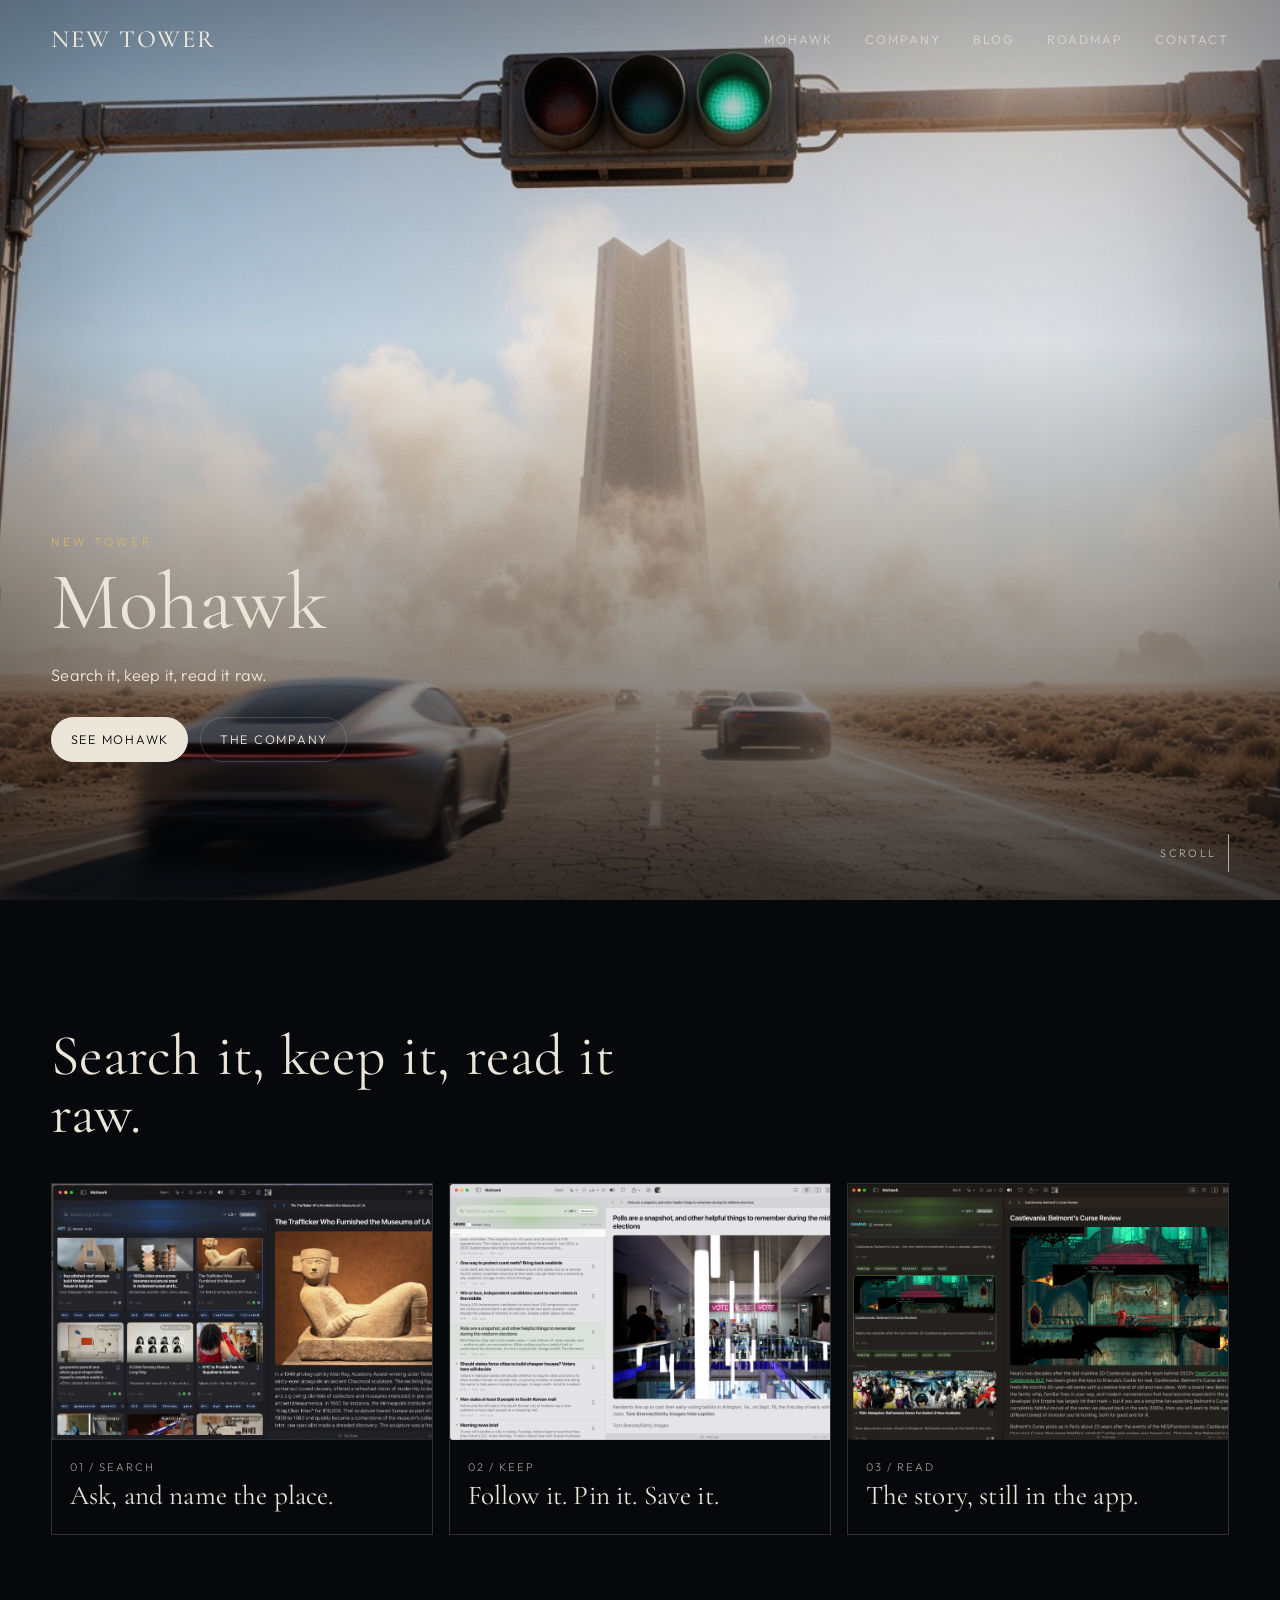
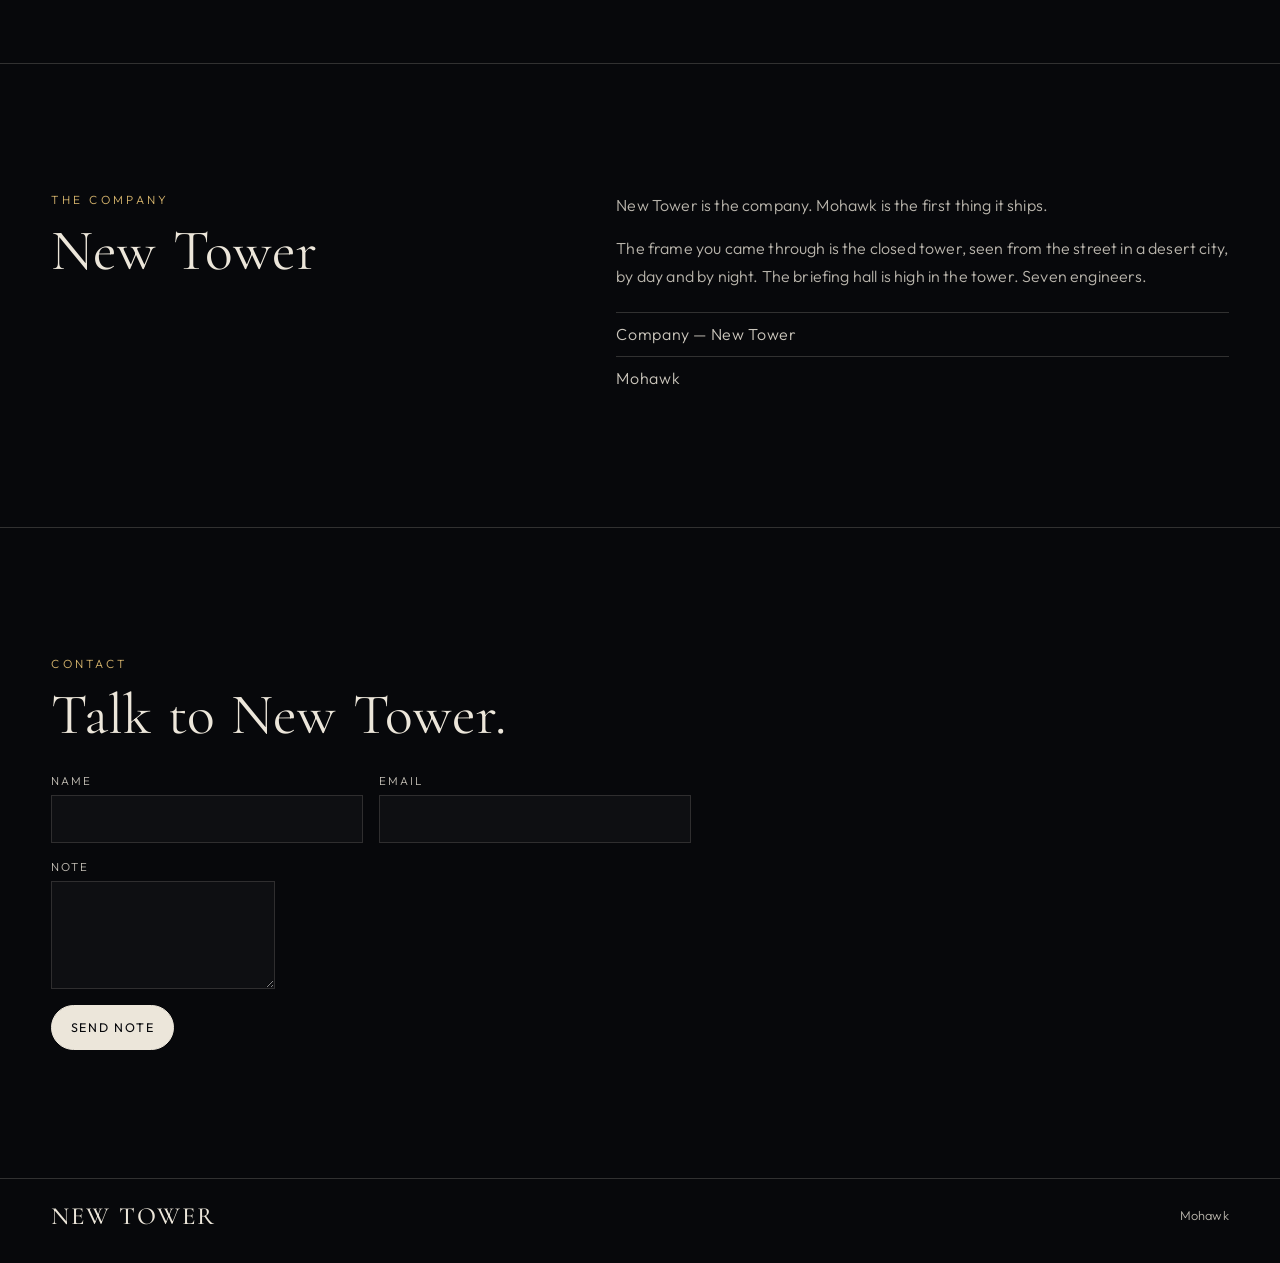
<file: index.html>
<!DOCTYPE html>
<html lang="en">
  <head>
    <meta charset="UTF-8" />
    <meta name="viewport" content="width=device-width, initial-scale=1.0" />
    <title>New Tower — Mohawk</title>
    <meta
      name="description"
      content="Search it, keep it, read it raw. Mohawk is a news reader from New Tower."
    />
    <link rel="preconnect" href="https://fonts.googleapis.com" />
    <link rel="preconnect" href="https://fonts.gstatic.com" crossorigin />
    <link
      href="https://fonts.googleapis.com/css2?family=Cormorant+Garamond:ital,wght@0,400;0,500;0,600;1,400&family=Outfit:wght@300;400;500;600&display=swap"
      rel="stylesheet"
    />
    <link rel="stylesheet" href="css/hero.css?v=home-copy2" />
  </head>
  <body>
    <section class="hero hero-home" aria-label="Introduction">
      <div class="hero-media" aria-hidden="true">
        <canvas id="hero-canvas"></canvas>
        <div class="hero-wash"></div>
        <div class="hero-grain"></div>
        <div class="hero-vignette"></div>
      </div>

      <header class="nav">
        <a class="logo" href="#">New Tower</a>
        <nav>
          <a href="mohawk.html">Mohawk</a>
          <a href="company.html">Company</a>
          <a href="blog.html">Blog</a>
          <a href="roadmap.html">Roadmap</a>
          <a href="#contact">Contact</a>
        </nav>
      </header>

      <div class="hero-copy">
        <p class="eyebrow">New Tower</p>
        <h1>Mohawk</h1>
        <p class="lede">
          Search it, keep it, read it raw.
        </p>
        <div class="actions">
          <a class="btn primary" href="mohawk.html">See Mohawk</a>
          <a class="btn ghost" href="company.html">The company</a>
        </div>
      </div>

      <div class="hero-meta">
        <a class="scroll" href="#mohawk">
          <span>Scroll</span>
          <i></i>
        </a>
      </div>
    </section>

    <main>
      <section class="section" id="mohawk">
        <div class="section-head">
          <h2>Search it, keep it, read it raw.</h2>
        </div>
        <div class="work-grid">
          <article class="card">
            <div class="still">
              <img
                src="img/app/art.jpg"
                alt="Mohawk search on the Art desk, region set, stories open beside the piece."
              />
            </div>
            <div class="card-copy">
              <p>01 / Search</p>
              <h3>Ask, and name the place.</h3>
            </div>
          </article>
          <article class="card">
            <div class="still">
              <img
                src="img/app/news.png"
                alt="Mohawk News desk, a saved list of stories, and Follow on the open article."
              />
            </div>
            <div class="card-copy">
              <p>02 / Keep</p>
              <h3>Follow it. Pin it. Save it.</h3>
            </div>
          </article>
          <article class="card">
            <div class="still">
              <img
                src="img/app/gaming.png"
                alt="Mohawk reader open on a story, the piece still in the app."
              />
            </div>
            <div class="card-copy">
              <p>03 / Read</p>
              <h3>The story, still in the app.</h3>
            </div>
          </article>
        </div>
      </section>

      <section class="section studio" id="company">
        <div class="studio-grid">
          <div>
            <p class="kicker">The company</p>
            <h2>New Tower</h2>
          </div>
          <div class="studio-copy">
            <p>
              New Tower is the company. Mohawk is the first thing it ships.
            </p>
            <p>
              The frame you came through is the closed tower, seen from the
              street in a desert city, by day and by night. The briefing hall
              is high in the tower. Seven engineers.
            </p>
            <ul>
              <li><a href="company.html">Company — New Tower</a></li>
              <li><a href="mohawk.html">Mohawk</a></li>
            </ul>
          </div>
        </div>
      </section>

      <section class="section" id="contact">
        <div class="contact-panel">
          <p class="kicker">Contact</p>
          <h2>Talk to New Tower.</h2>
          <form class="contact-form" action="#" method="post">
            <label>
              Name
              <input type="text" name="name" autocomplete="name" required />
            </label>
            <label>
              Email
              <input type="email" name="email" autocomplete="email" required />
            </label>
            <label class="full">
              Note
              <textarea name="project" rows="4" required></textarea>
            </label>
            <button class="btn primary" type="submit">Send note</button>
          </form>
          <p class="form-status" hidden></p>
        </div>
      </section>
    </main>

    <footer class="footer">
      <a class="logo" href="#">New Tower</a>
      <p>Mohawk</p>
    </footer>

    <script src="js/hero.js?v=rotate"></script>
  </body>
</html>
</file>
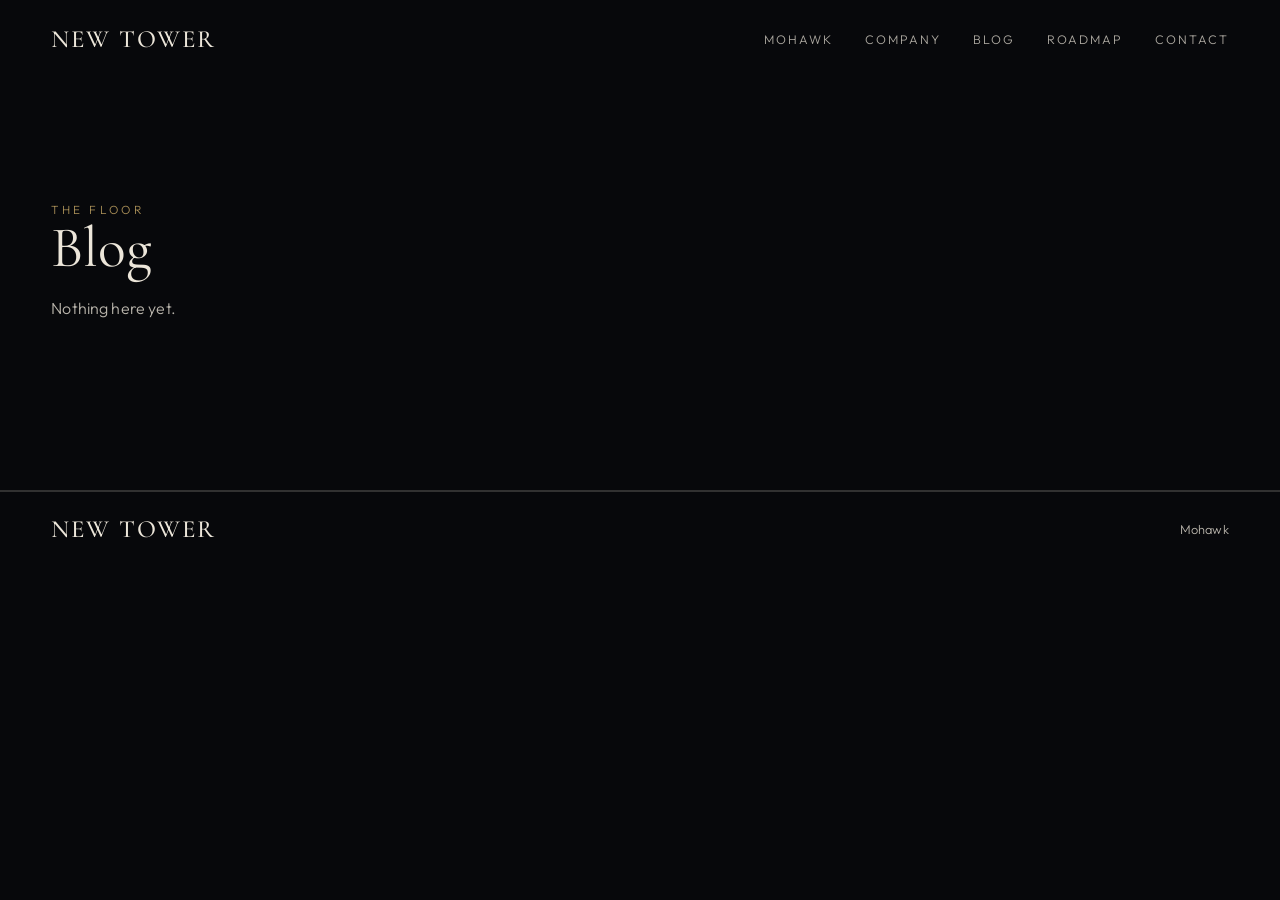
<file: blog.html>
<!DOCTYPE html>
<html lang="en">
  <head>
    <meta charset="UTF-8" />
    <meta name="viewport" content="width=device-width, initial-scale=1.0" />
    <title>New Tower — Blog</title>
    <meta
      name="description"
      content="Photographs from the floor. The rest can wait."
    />
    <link rel="preconnect" href="https://fonts.googleapis.com" />
    <link rel="preconnect" href="https://fonts.gstatic.com" crossorigin />
    <link
      href="https://fonts.googleapis.com/css2?family=Cormorant+Garamond:ital,wght@0,400;0,500;0,600;1,400&family=Outfit:wght@300;400;500;600&display=swap"
      rel="stylesheet"
    />
    <link rel="stylesheet" href="css/hero.css?v=blog" />
  </head>
  <body>
    <header class="nav page-nav">
      <a class="logo" href="index.html">New Tower</a>
      <nav>
        <a href="mohawk.html">Mohawk</a>
        <a href="company.html">Company</a>
        <a href="blog.html" aria-current="page">Blog</a>
        <a href="roadmap.html">Roadmap</a>
        <a href="index.html#contact">Contact</a>
      </nav>
    </header>

    <main>
      <section class="section floor" id="floor">
        <div class="section-head">
          <p class="kicker">The floor</p>
          <h2>Blog</h2>
          <p>Nothing here yet.</p>
        </div>
        <div class="floor-list"></div>
      </section>
    </main>

    <footer class="footer">
      <a class="logo" href="index.html">New Tower</a>
      <p>Mohawk</p>
    </footer>
  </body>
</html>
</file>
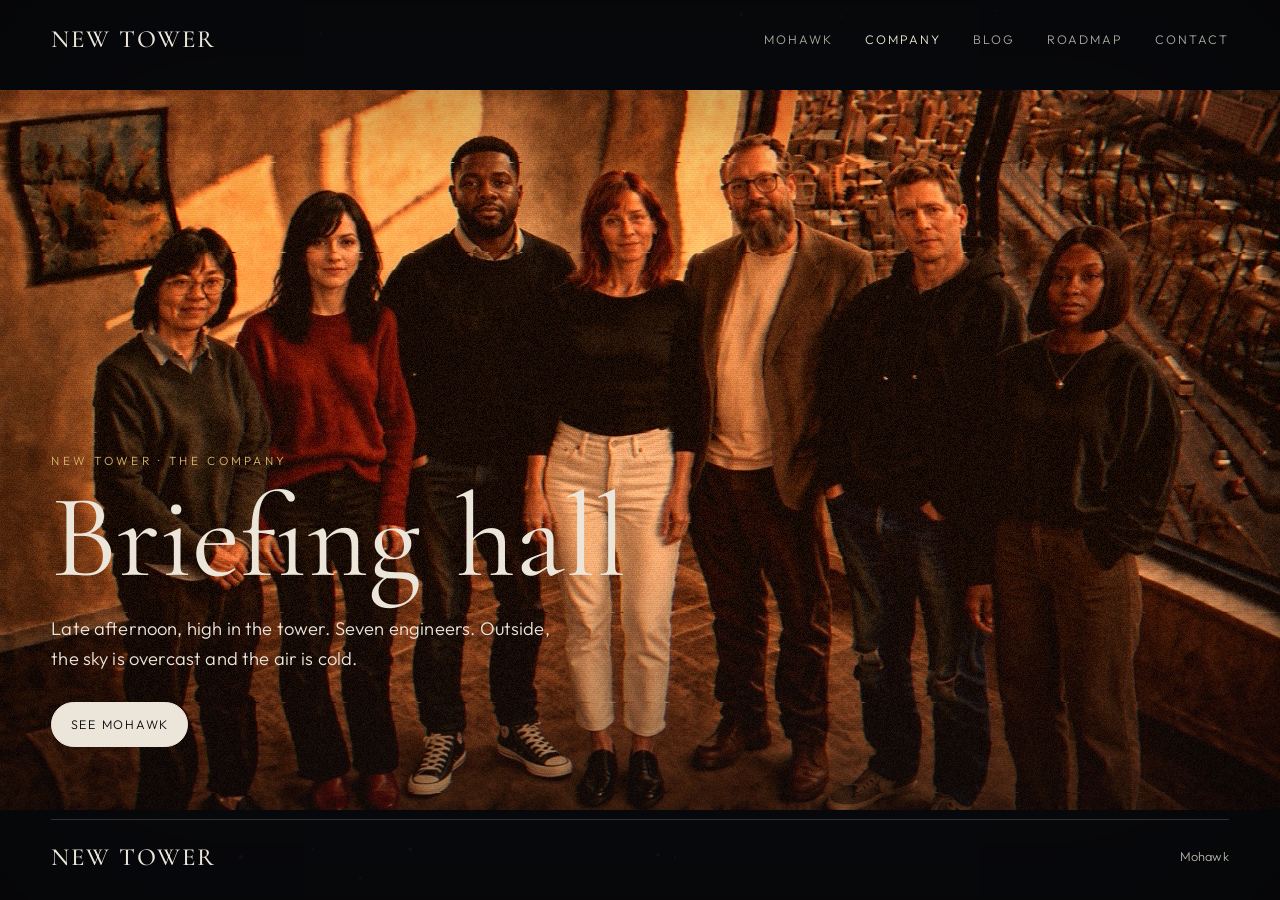
<file: company.html>
<!DOCTYPE html>
<html lang="en">
  <head>
    <meta charset="UTF-8" />
    <meta name="viewport" content="width=device-width, initial-scale=1.0" />
    <title>New Tower — Company</title>
    <meta
      name="description"
      content="New Tower was started in Bellevue, Washington, in 2026. Dark software for dark times."
    />
    <link rel="preconnect" href="https://fonts.googleapis.com" />
    <link rel="preconnect" href="https://fonts.gstatic.com" crossorigin />
    <link
      href="https://fonts.googleapis.com/css2?family=Cormorant+Garamond:ital,wght@0,400;0,500;0,600;1,400&family=Outfit:wght@300;400;500;600&display=swap"
      rel="stylesheet"
    />
    <link rel="stylesheet" href="css/hero.css?v=fit" />
  </head>
  <body>
    <section class="hero hero-company" aria-label="Company">
      <div class="hero-media" aria-hidden="true">
        <canvas id="hero-canvas"></canvas>
        <div class="hero-wash"></div>
        <div class="hero-grain"></div>
        <div class="hero-vignette"></div>
      </div>

      <header class="nav">
        <a class="logo" href="index.html">New Tower</a>
        <nav>
          <a href="mohawk.html">Mohawk</a>
          <a href="company.html" aria-current="page">Company</a>
          <a href="blog.html">Blog</a>
          <a href="roadmap.html">Roadmap</a>
          <a href="index.html#contact">Contact</a>
        </nav>
      </header>

      <div class="hero-copy">
        <p class="eyebrow">New Tower · The company</p>
        <h1>Briefing hall</h1>
        <p class="lede">
          Late afternoon, high in the tower. Seven engineers.
          Outside, the sky is overcast and the air is cold.
        </p>
        <div class="actions">
          <a class="btn primary" href="mohawk.html">See Mohawk</a>
        </div>
      </div>

      <footer class="footer">
        <a class="logo" href="index.html">New Tower</a>
        <p>Mohawk</p>
      </footer>
    </section>

    <script src="js/company.js?v=soft"></script>
  </body>
</html>
</file>
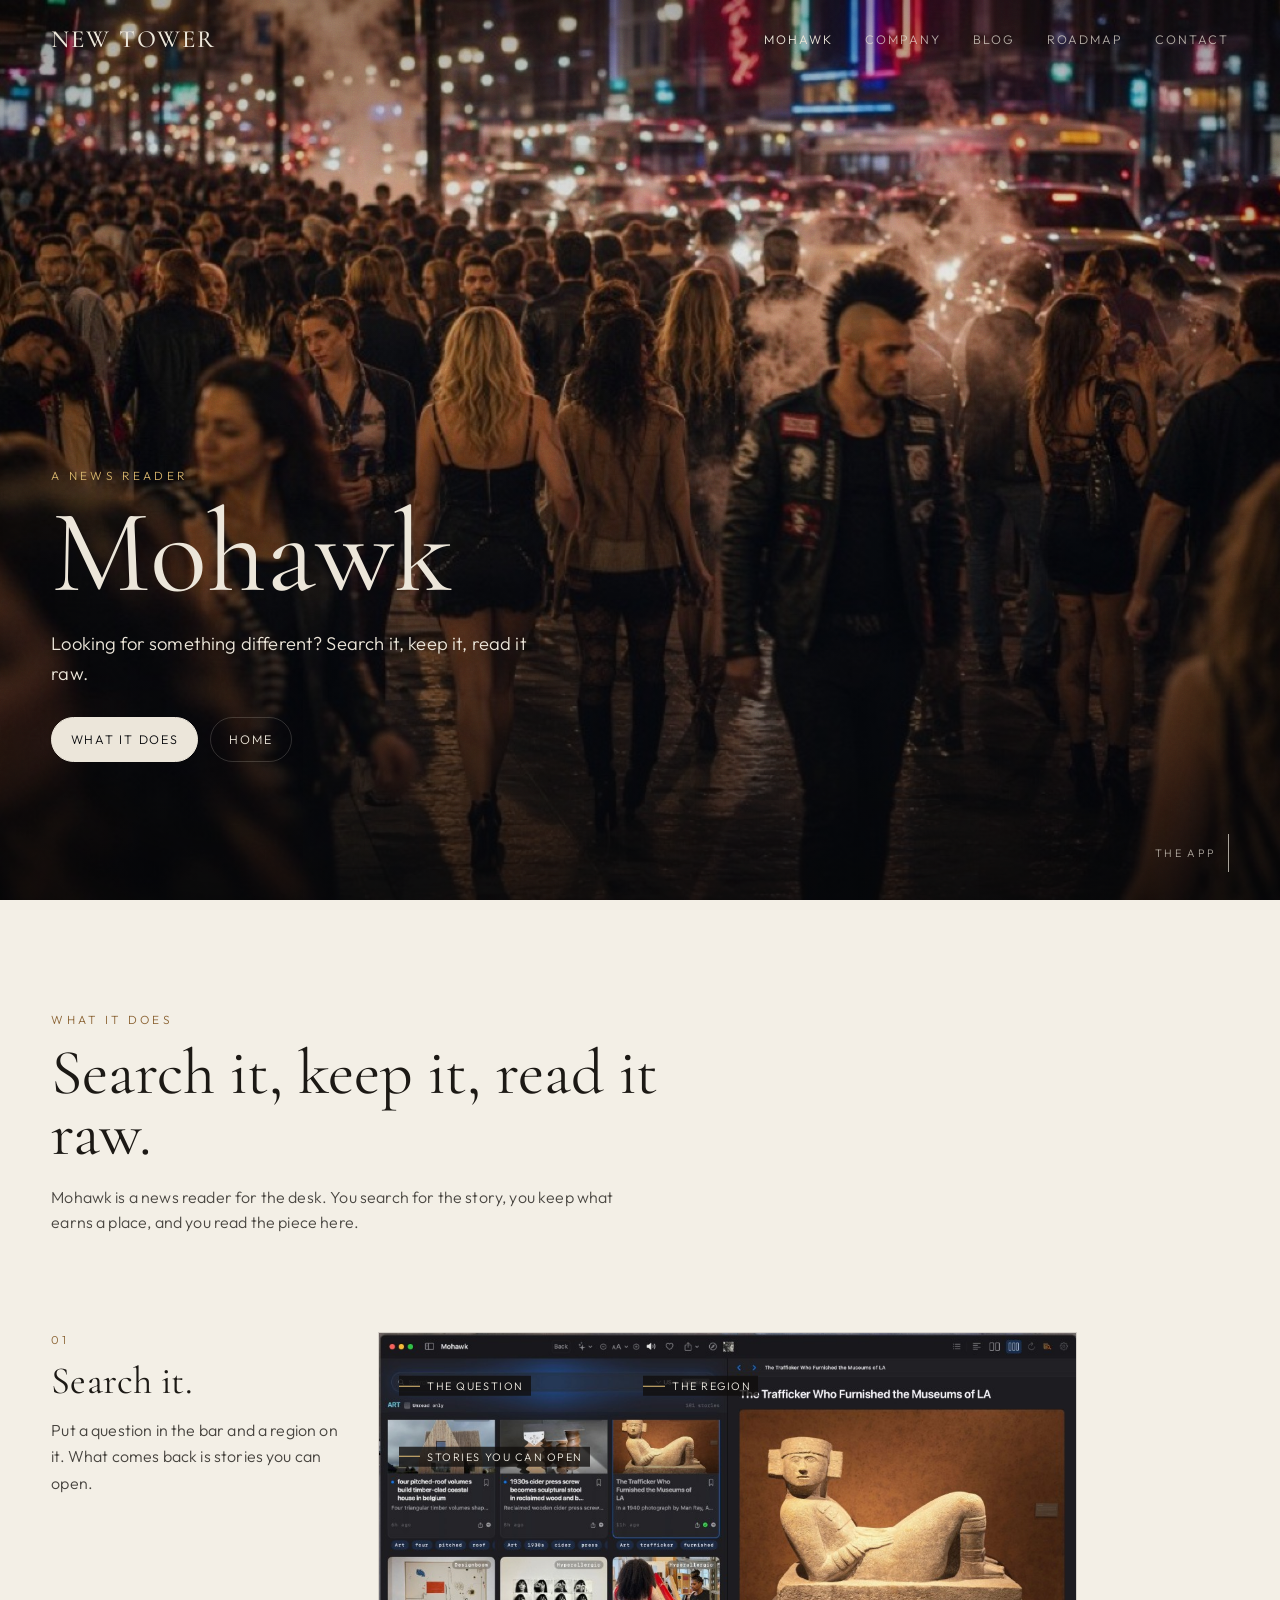
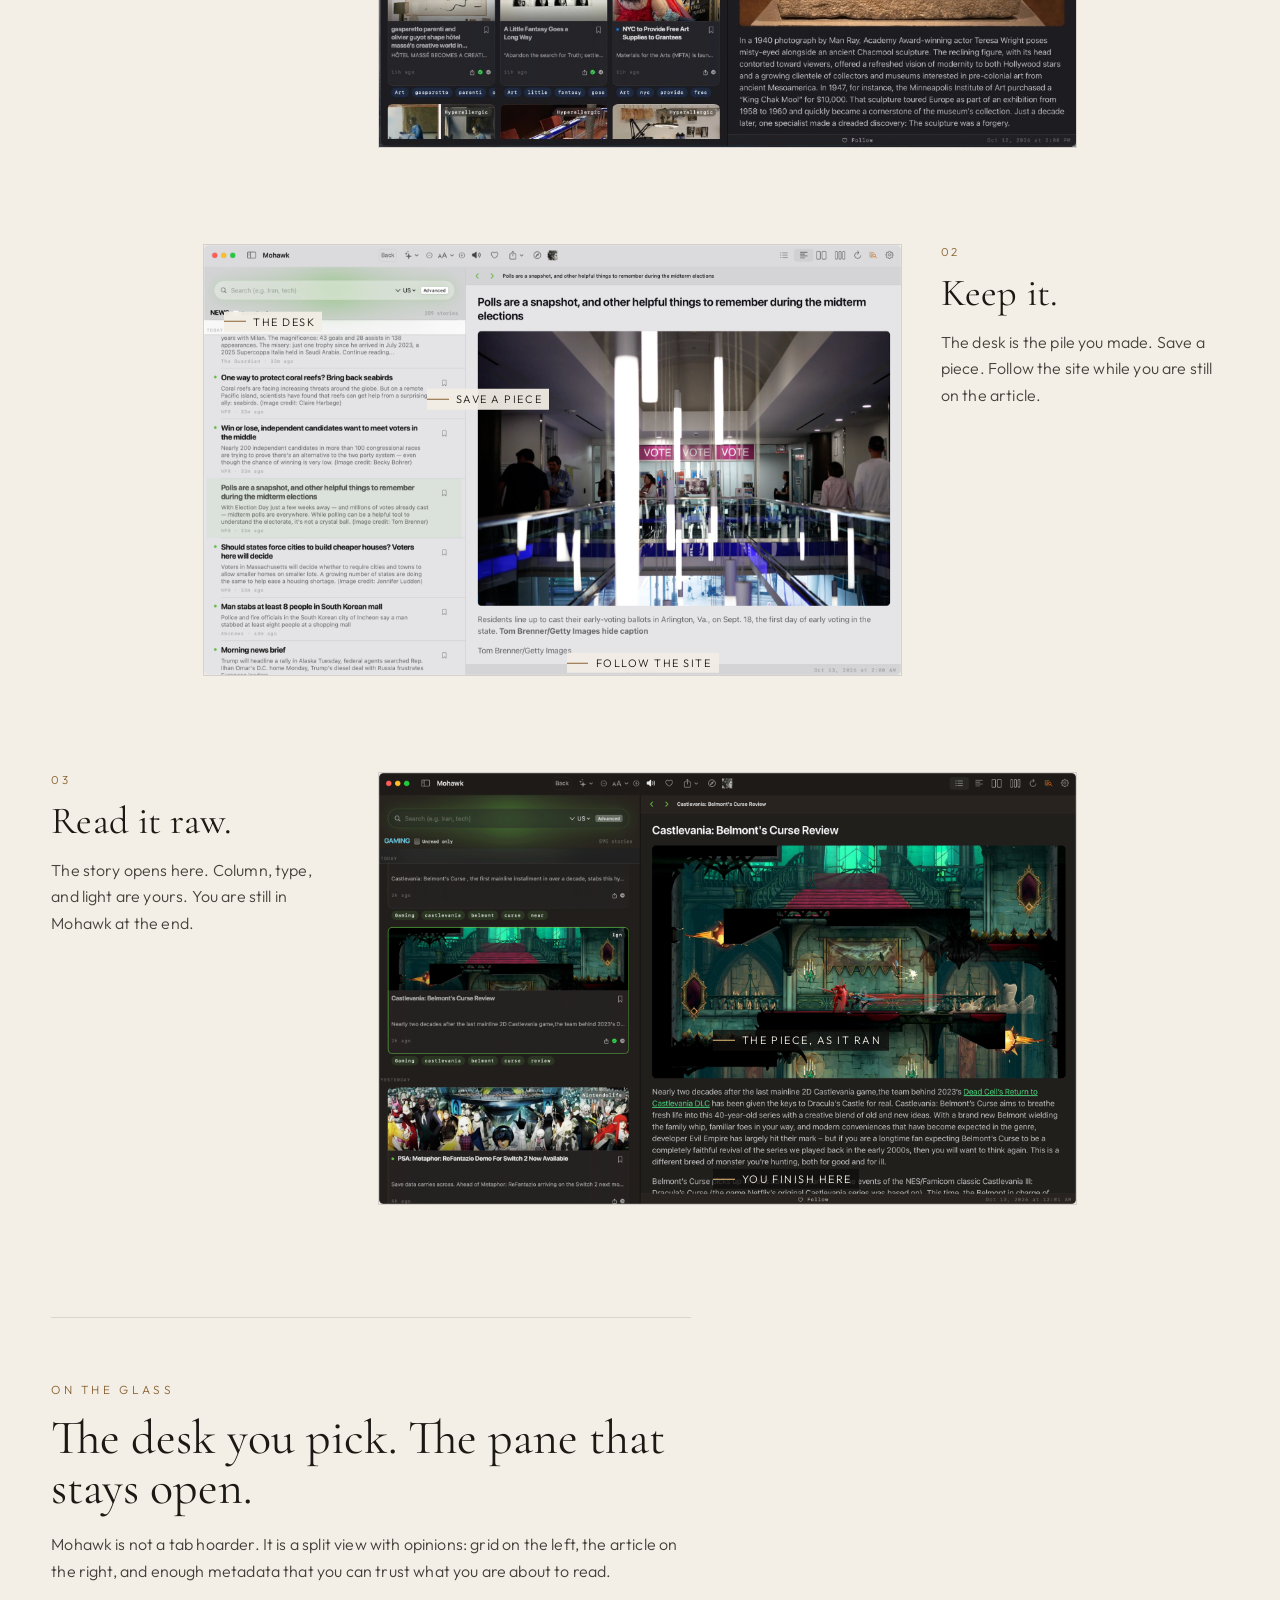
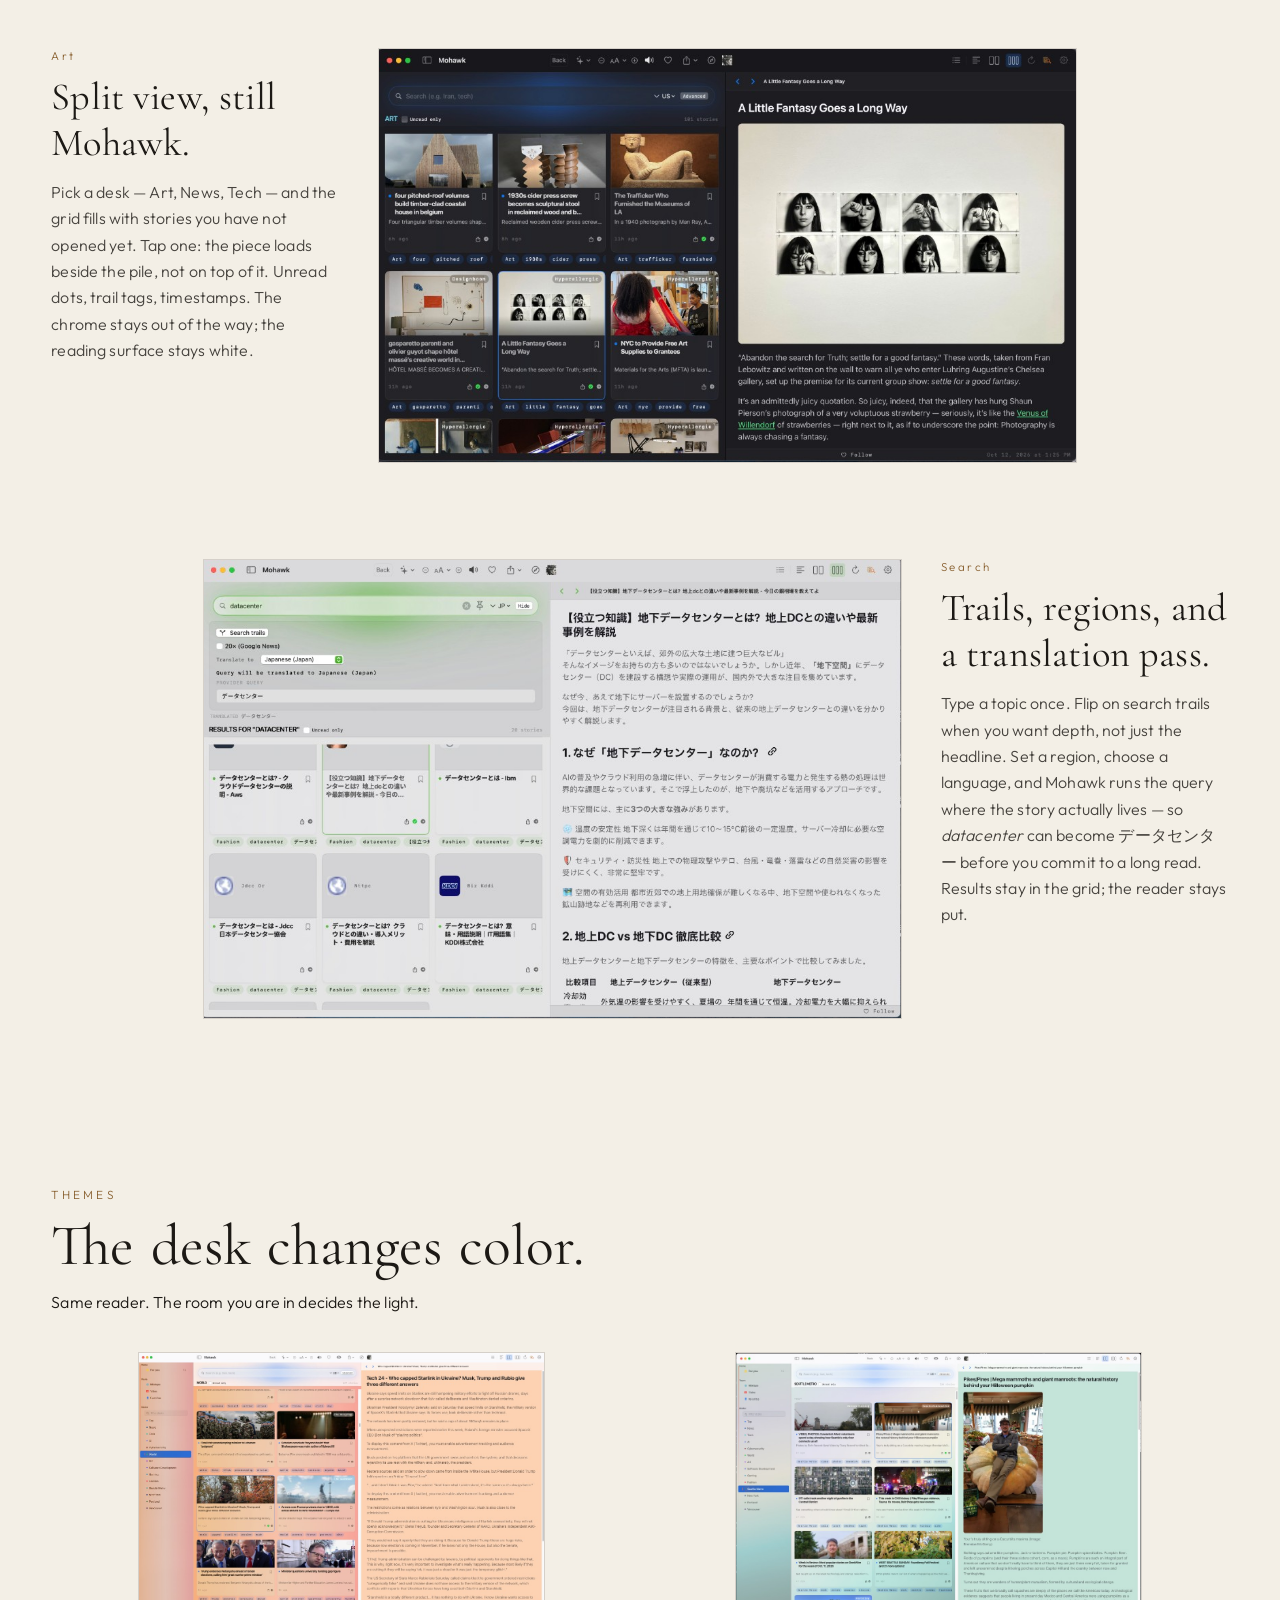
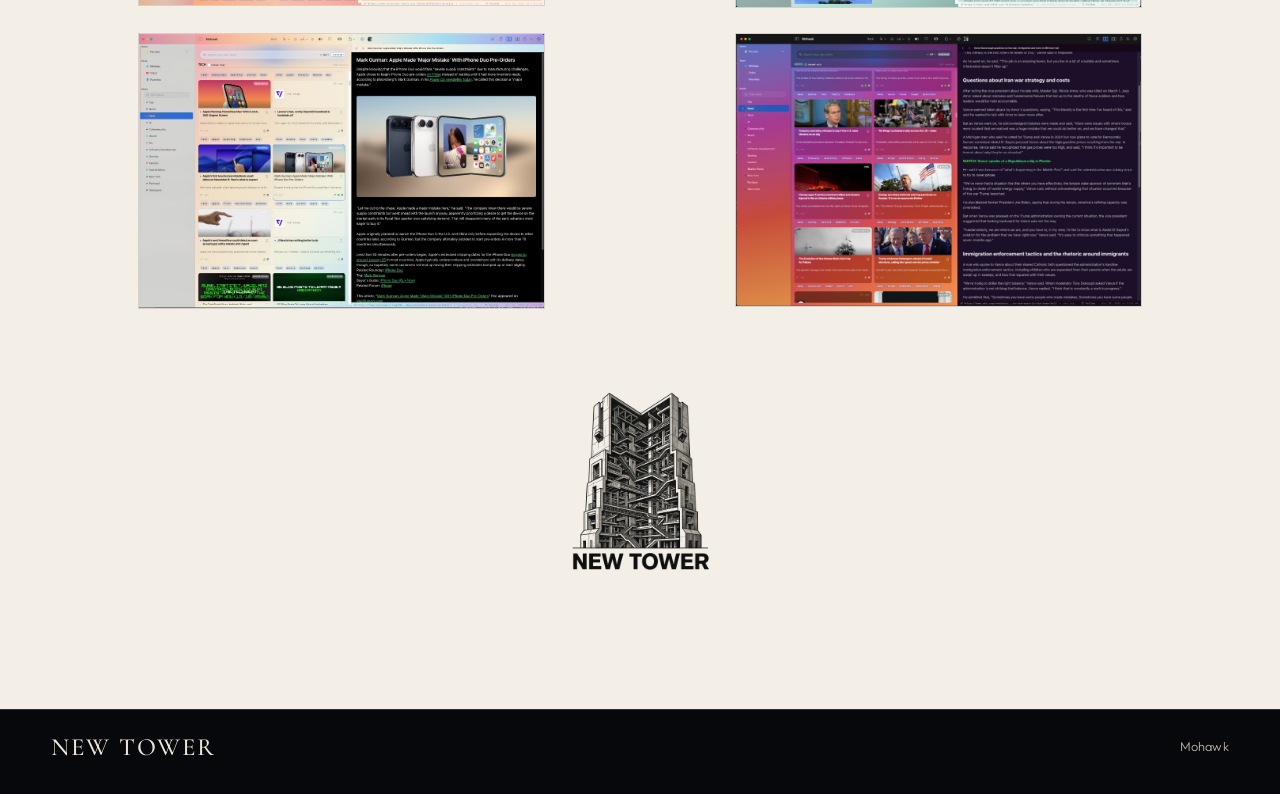
<file: mohawk.html>
<!DOCTYPE html>
<html lang="en">
  <head>
    <meta charset="UTF-8" />
    <meta name="viewport" content="width=device-width, initial-scale=1.0" />
    <title>New Tower — See Mohawk</title>
    <meta
      name="description"
      content="Search it, keep it, read it raw. Mohawk is a news reader from New Tower."
    />
    <link rel="preconnect" href="https://fonts.googleapis.com" />
    <link rel="preconnect" href="https://fonts.gstatic.com" crossorigin />
    <link
      href="https://fonts.googleapis.com/css2?family=Cormorant+Garamond:ital,wght@0,400;0,500;0,600;1,400&family=Outfit:wght@300;400;500;600&display=swap"
      rel="stylesheet"
    />
    <link rel="stylesheet" href="css/hero.css?v=mohawk-gritty" />
  </head>
  <body>
    <section class="hero hero-mohawk" aria-label="Mohawk">
      <div class="hero-media" aria-hidden="true">
        <img class="hero-plate" src="img/mohawk-hero.jpg?v=gritty1" alt="" />
        <div class="hero-wash"></div>
        <div class="hero-grain"></div>
        <div class="hero-vignette"></div>
      </div>

      <header class="nav">
        <a class="logo" href="index.html">New Tower</a>
        <nav>
          <a href="mohawk.html" aria-current="page">Mohawk</a>
          <a href="company.html">Company</a>
          <a href="blog.html">Blog</a>
          <a href="roadmap.html">Roadmap</a>
          <a href="index.html#contact">Contact</a>
        </nav>
      </header>

      <div class="hero-copy">
        <p class="eyebrow">A news reader</p>
        <h1>Mohawk</h1>
        <p class="lede">
          Looking for something different? Search it, keep it, read it raw.
        </p>
        <div class="actions">
          <a class="btn primary" href="#app">What it does</a>
          <a class="btn ghost" href="index.html">Home</a>
        </div>
      </div>

      <div class="hero-meta">
        <a class="scroll" href="#app">
          <span>The app</span>
          <i></i>
        </a>
      </div>
    </section>

    <main>
      <section class="sheet" id="app">
        <div class="sheet-head">
          <p class="kicker">What it does</p>
          <h2>Search it, keep it, read it raw.</h2>
          <p class="deck">
            Mohawk is a news reader for the desk. You search for the story,
            you keep what earns a place, and you read the piece here.
          </p>
        </div>

        <article class="beat">
          <div class="beat-copy">
            <p>01</p>
            <h3>Search it.</h3>
            <p>
              Put a question in the bar and a region on it. What comes back
              is stories you can open.
            </p>
          </div>
          <figure class="plate plate-night">
            <img src="img/app/art.jpg" alt="Mohawk search on the Art desk, region set to the US, stories open beside the piece." />
            <span class="pin" style="--x: 3%; --y: 13%">The question</span>
            <span class="pin" style="--x: 38%; --y: 13%">The region</span>
            <span class="pin" style="--x: 3%; --y: 30%">Stories you can open</span>
          </figure>
        </article>

        <article class="beat beat-flip">
          <div class="beat-copy">
            <p>02</p>
            <h3>Keep it.</h3>
            <p>
              The desk is the pile you made. Save a piece. Follow the site
              while you are still on the article.
            </p>
          </div>
          <figure class="plate">
            <img src="img/app/news.png" alt="Mohawk News desk, a saved list of stories, and Follow on the open article." />
            <span class="pin" style="--x: 3%; --y: 18%">The desk</span>
            <span class="pin" style="--x: 32%; --y: 36%">Save a piece</span>
            <span class="pin" style="--x: 52%; --y: 97%">Follow the site</span>
          </figure>
        </article>

        <article class="beat">
          <div class="beat-copy">
            <p>03</p>
            <h3>Read it raw.</h3>
            <p>
              The story opens here. Column, type, and light are yours. You
              are still in Mohawk at the end.
            </p>
          </div>
          <figure class="plate plate-night">
            <img src="img/app/gaming.png" alt="Mohawk reader open on a story, the piece set in the app beside the desk." />
            <span class="pin" style="--x: 48%; --y: 62%">The piece, as it ran</span>
            <span class="pin" style="--x: 48%; --y: 94%">You finish here</span>
          </figure>
        </article>

        <div class="sheet-spotlight">
          <p class="kicker">On the glass</p>
          <h2 class="spotlight-title">The desk you pick. The pane that stays open.</h2>
          <p class="spotlight-deck">
            Mohawk is not a tab hoarder. It is a split view with opinions:
            grid on the left, the article on the right, and enough metadata
            that you can trust what you are about to read.
          </p>
        </div>

        <article class="beat">
          <div class="beat-copy">
            <p>Art</p>
            <h3>Split view, still Mohawk.</h3>
            <p>
              Pick a desk — Art, News, Tech — and the grid fills with stories
              you have not opened yet. Tap one: the piece loads beside the pile,
              not on top of it. Unread dots, trail tags, timestamps. The chrome
              stays out of the way; the reading surface stays white.
            </p>
          </div>
          <figure class="plate plate-night">
            <img
              src="img/app/mohawk-art-split.jpg"
              alt="Mohawk in dark mode on the Art desk: story grid on the left, article reader on the right."
            />
          </figure>
        </article>

        <article class="beat beat-flip">
          <div class="beat-copy">
            <p>Search</p>
            <h3>Trails, regions, and a translation pass.</h3>
            <p>
              Type a topic once. Flip on search trails when you want depth, not
              just the headline. Set a region, choose a language, and Mohawk runs
              the query where the story actually lives — so
              <em>datacenter</em> can become データセンター before you commit
              to a long read. Results stay in the grid; the reader stays put.
            </p>
          </div>
          <figure class="plate">
            <img
              src="img/app/mohawk-search-translate.jpg"
              alt="Mohawk search for datacenter with Japanese translation enabled and results in the story grid."
            />
          </figure>
        </article>

      </section>
    </main>

    <section class="section themes" id="themes">
      <div class="section-head">
        <p class="kicker">Themes</p>
        <h2>The desk changes color.</h2>
        <p>Same reader. The room you are in decides the light.</p>
      </div>
      <div class="theme-grid">
        <figure>
          <img src="img/themes/world.jpg" alt="Mohawk in a warm peach light, a story open beside the desk." />
        </figure>
        <figure>
          <img src="img/themes/seattle.jpg" alt="Mohawk in a pale green light, a story open beside the desk." />
        </figure>
        <figure>
          <img src="img/themes/tech.jpg" alt="Mohawk in a light room, a story open beside the desk." />
        </figure>
        <figure>
          <img src="img/themes/news.jpg" alt="Mohawk in a dark violet light, a story open beside the desk." />
        </figure>
      </div>
      <p class="sheet-mark">
        <img src="img/new-tower-mark-large.jpg?v=tan" alt="New Tower" />
      </p>
    </section>

    <footer class="footer">
      <a class="logo" href="index.html">New Tower</a>
      <p>Mohawk</p>
    </footer>

  </body>
</html>
</file>
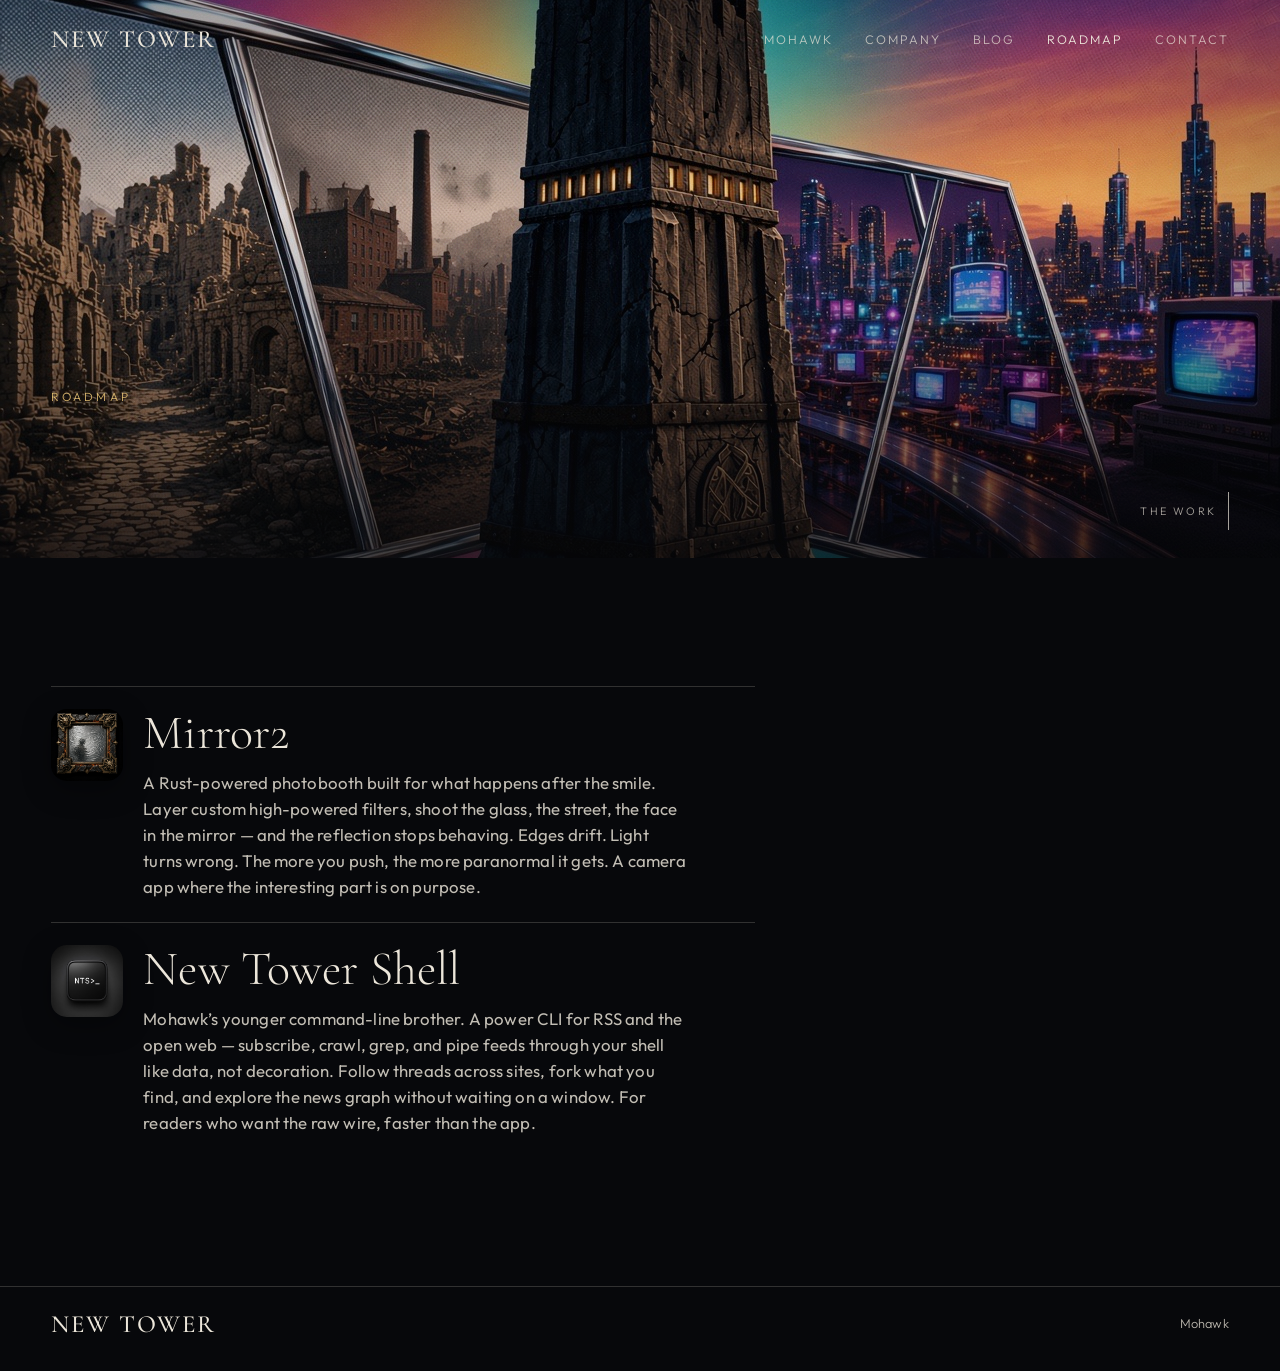
<file: roadmap.html>
<!DOCTYPE html>
<html lang="en">
  <head>
    <meta charset="UTF-8" />
    <meta name="viewport" content="width=device-width, initial-scale=1.0" />
    <title>New Tower — Roadmap</title>
    <meta
      name="description"
      content="Mirror2 — a Rust photobooth that pushes filters into the paranormal. New Tower Shell — Mohawk’s CLI for RSS exploration."
    />
    <link rel="preconnect" href="https://fonts.googleapis.com" />
    <link rel="preconnect" href="https://fonts.gstatic.com" crossorigin />
    <link
      href="https://fonts.googleapis.com/css2?family=Cormorant+Garamond:ital,wght@0,400;0,500;0,600;1,400&family=Outfit:wght@300;400;500;600&display=swap"
      rel="stylesheet"
    />
    <link rel="stylesheet" href="css/hero.css?v=roadmap-collage2" />
  </head>
  <body>
    <section class="hero hero-roadmap" aria-label="Roadmap">
      <div class="hero-media" aria-hidden="true">
        <img class="hero-plate is-visible" src="img/roadmap-hero.jpg?v=collage2" alt="" />
        <div class="hero-wash"></div>
        <div class="hero-grain"></div>
        <div class="hero-vignette"></div>
      </div>

      <header class="nav">
        <a class="logo" href="index.html">New Tower</a>
        <nav>
          <a href="mohawk.html">Mohawk</a>
          <a href="company.html">Company</a>
          <a href="blog.html">Blog</a>
          <a href="roadmap.html" aria-current="page">Roadmap</a>
          <a href="index.html#contact">Contact</a>
        </nav>
      </header>

      <div class="hero-copy">
        <p class="eyebrow">Roadmap</p>
      </div>

      <div class="hero-meta">
        <a class="scroll" href="#items">
          <span>The work</span>
          <i></i>
        </a>
      </div>
    </section>

    <main class="roadmap-main" id="items">
      <section class="section roadmap-sheet" aria-label="Roadmap items">
        <ul class="roadmap-list">
          <li>
            <img class="roadmap-app-icon" src="img/icons/mirror2.png?v=1" width="72" height="72" alt="" />
            <div class="roadmap-item-copy">
              <p class="roadmap-item-name">Mirror2</p>
              <p class="roadmap-item-blurb">
                A Rust-powered photobooth built for what happens after the smile. Layer custom high-powered
                filters, shoot the glass, the street, the face in the mirror — and the reflection stops
                behaving. Edges drift. Light turns wrong. The more you push, the more paranormal it gets.
                A camera app where the interesting part is on purpose.
              </p>
            </div>
          </li>
          <li>
            <img class="roadmap-app-icon" src="img/icons/nts.png?v=1" width="72" height="72" alt="" />
            <div class="roadmap-item-copy">
              <p class="roadmap-item-name">New Tower Shell</p>
              <p class="roadmap-item-blurb">
                Mohawk’s younger command-line brother. A power CLI for RSS and the open web — subscribe,
                crawl, grep, and pipe feeds through your shell like data, not decoration. Follow threads
                across sites, fork what you find, and explore the news graph without waiting on a window.
                For readers who want the raw wire, faster than the app.
              </p>
            </div>
          </li>
        </ul>
      </section>
    </main>

    <footer class="footer">
      <a class="logo" href="index.html">New Tower</a>
      <p>Mohawk</p>
    </footer>

  </body>
</html>
</file>
<file: css/hero.css>
:root {
  --ink: #07080b;
  --fog: #ece6da;
  --gold: #d7b56d;
  --line: rgba(236, 230, 218, 0.18);
  --ease: cubic-bezier(0.22, 1, 0.36, 1);
}

*,
*::before,
*::after {
  box-sizing: border-box;
}

html {
  scroll-behavior: smooth;
}

body {
  margin: 0;
  background: var(--ink);
  color: var(--fog);
  font-family: Outfit, system-ui, sans-serif;
  font-weight: 300;
  letter-spacing: 0.01em;
}

a {
  color: inherit;
  text-decoration: none;
}

.hero {
  position: relative;
  isolation: isolate;
  min-height: 100svh;
  overflow: hidden;
  display: grid;
  grid-template-rows: auto 1fr auto;
  padding: 1.5rem clamp(1.25rem, 4vw, 3.5rem) 1.75rem;
}

.hero-media,
.hero-media canvas,
.hero-wash,
.hero-grain,
.hero-vignette {
  position: absolute;
  inset: 0;
}

.hero-media {
  z-index: -1;
}

.hero-media canvas {
  width: 100%;
  height: 100%;
  object-fit: cover;
}

.hero-wash {
  background:
    linear-gradient(180deg, rgba(7, 8, 11, 0.22) 0%, rgba(7, 8, 11, 0.06) 38%, rgba(7, 8, 11, 0.72) 100%);
}

.hero-grain {
  opacity: 0.14;
  mix-blend-mode: overlay;
  pointer-events: none;
  background-image: url("data:image/svg+xml,%3Csvg xmlns='http://www.w3.org/2000/svg' width='180' height='180'%3E%3Cfilter id='n'%3E%3CfeTurbulence type='fractalNoise' baseFrequency='.85' numOctaves='4' stitchTiles='stitch'/%3E%3C/filter%3E%3Crect width='100%25' height='100%25' filter='url(%23n)'/%3E%3C/svg%3E");
  animation: grain 0.45s steps(2) infinite;
}

.hero-vignette {
  box-shadow: inset 0 0 12rem 2rem rgba(0, 0, 0, 0.28);
  pointer-events: none;
}

.nav,
.hero-copy,
.hero-meta {
  position: relative;
  z-index: 1;
}

.nav {
  display: flex;
  align-items: center;
  justify-content: space-between;
  gap: 1rem;
}

.logo {
  font-family: "Cormorant Garamond", Georgia, serif;
  font-size: 1.55rem;
  font-weight: 500;
  letter-spacing: 0.08em;
  text-transform: uppercase;
}

.nav nav {
  display: flex;
  gap: clamp(1rem, 3vw, 2rem);
  font-size: 0.78rem;
  letter-spacing: 0.16em;
  text-transform: uppercase;
}

.nav nav a {
  opacity: 0.72;
  transition: opacity 0.25s ease;
}

.nav nav a:hover,
.nav nav a:focus-visible,
.nav nav a[data-plate][aria-current="true"] {
  opacity: 1;
}

.hero-mohawk .nav nav a[href="mohawk.html"] {
  margin-left: 0.6rem;
}

.hero-roadmap .hero-plate {
  position: absolute;
  inset: 0;
  width: 100%;
  height: 100%;
  object-fit: cover;
  opacity: 1;
  z-index: 0;
}

.hero-roadmap .hero-plate.is-visible {
  opacity: 1;
  z-index: 0;
}

.roadmap-list {
  margin: 0;
  padding: 0;
  list-style: none;
  max-width: 36rem;
}

.hero-roadmap {
  min-height: 0;
  height: clamp(22rem, 62svh, 40rem);
  max-height: 62svh;
}

.roadmap-main {
  background: var(--ink);
  color: var(--fog);
}

.roadmap-sheet {
  padding-top: clamp(3rem, 8vw, 5rem);
  padding-bottom: clamp(4rem, 10vw, 7rem);
}

.roadmap-sheet .roadmap-list {
  max-width: 44rem;
}

.roadmap-list li {
  display: flex;
  align-items: flex-start;
  gap: clamp(0.85rem, 2.5vw, 1.25rem);
  padding: 1.35rem 0;
  border-top: 1px solid var(--line);
}

.roadmap-item-name {
  margin: 0;
  font-family: "Cormorant Garamond", Georgia, serif;
  font-size: clamp(2rem, 4vw, 3rem);
  line-height: 1;
}

.roadmap-item-blurb {
  max-width: 34rem;
  margin: 0.85rem 0 0;
  font-family: Outfit, system-ui, sans-serif;
  font-size: clamp(0.92rem, 1.6vw, 1.05rem);
  font-weight: 400;
  line-height: 1.55;
  letter-spacing: 0.01em;
  opacity: 0.82;
}


.roadmap-app-icon {
  flex-shrink: 0;
  width: clamp(3rem, 7vw, 4.5rem);
  height: clamp(3rem, 7vw, 4.5rem);
  border-radius: 22%;
  object-fit: cover;
  box-shadow: 0 8px 28px rgba(0, 0, 0, 0.35);
}

.roadmap-list span {
  display: block;
  margin-top: 0.45rem;
  font-family: Outfit, system-ui, sans-serif;
  font-size: 0.74rem;
  letter-spacing: 0.22em;
  text-transform: uppercase;
  color: var(--gold);
}

.hero-copy {
  align-self: end;
  max-width: 42rem;
  padding-bottom: clamp(2rem, 8vh, 5rem);
}

.eyebrow,
.kicker {
  margin: 0 0 1rem;
  font-size: 0.74rem;
  letter-spacing: 0.28em;
  text-transform: uppercase;
  color: var(--gold);
}

.hero-copy h1,
.section h2 {
  margin: 0;
  font-family: "Cormorant Garamond", Georgia, serif;
  font-weight: 400;
  letter-spacing: 0;
  word-spacing: 0.06em;
}

.hero-copy h1 {
  font-size: clamp(3.4rem, 10vw, 7.4rem);
  line-height: 0.92;
  animation: rise 1.15s var(--ease) 0.12s both;
}

.hero-home .hero-copy h1 {
  font-size: clamp(2.5rem, 7.2vw, 5.1rem);
}

.hero-home .lede {
  font-size: clamp(0.9rem, 1.6vw, 1.02rem);
}

.hero-copy h1 em {
  font-style: italic;
  color: #f4ecde;
}

.eyebrow {
  animation: rise 1.15s var(--ease) both;
}

.lede {
  max-width: 32rem;
  margin: 1.35rem 0 0;
  font-size: clamp(1rem, 2vw, 1.15rem);
  line-height: 1.6;
  opacity: 0.78;
  animation: rise 1.15s var(--ease) 0.24s both;
}

.actions {
  display: flex;
  flex-wrap: wrap;
  gap: 0.75rem;
  margin-top: 1.8rem;
  animation: rise 1.15s var(--ease) 0.36s both;
}

.btn {
  display: inline-flex;
  align-items: center;
  justify-content: center;
  min-height: 2.8rem;
  padding: 0 1.15rem;
  border: 1px solid var(--line);
  border-radius: 999px;
  font-size: 0.78rem;
  letter-spacing: 0.14em;
  text-transform: uppercase;
  background: transparent;
  color: var(--fog);
  cursor: pointer;
  font-family: inherit;
  transition: background 0.25s ease, color 0.25s ease, border-color 0.25s ease;
}

.btn.primary {
  background: var(--fog);
  color: var(--ink);
  border-color: var(--fog);
}

.btn.primary:hover,
.btn.primary:focus-visible {
  background: var(--gold);
  border-color: var(--gold);
}

.btn.ghost:hover,
.btn.ghost:focus-visible {
  border-color: var(--fog);
}

.hero-meta {
  display: flex;
  align-items: end;
  justify-content: flex-end;
  gap: 1rem;
}

.scroll {
  display: flex;
  align-items: center;
  gap: 0.7rem;
  font-size: 0.68rem;
  letter-spacing: 0.22em;
  text-transform: uppercase;
  opacity: 0.7;
}

.scroll i {
  width: 1px;
  height: 2.4rem;
  background: var(--fog);
  transform-origin: top;
  animation: draw 1.8s var(--ease) infinite;
}

.section {
  padding: clamp(4.5rem, 12vw, 8rem) clamp(1.25rem, 4vw, 3.5rem);
}

.section-head {
  max-width: 36rem;
  margin-bottom: 2.5rem;
}

.section h2 {
  font-size: clamp(2.2rem, 5vw, 3.6rem);
  line-height: 1;
}

.work-grid {
  display: grid;
  grid-template-columns: repeat(3, 1fr);
  gap: 1rem;
}

.card {
  display: grid;
  min-height: 22rem;
  overflow: hidden;
  border: 1px solid var(--line);
}

.still {
  min-height: 16rem;
}

.still img {
  display: block;
  width: 100%;
  height: 16rem;
  object-fit: cover;
  object-position: left top;
}

.card-a .still {
  background:
    radial-gradient(circle at 70% 20%, rgba(232, 196, 120, 0.35), transparent 36%),
    linear-gradient(160deg, #2a241c, #0e1013 58%, #3a2c20);
}

.card-b .still {
  background:
    radial-gradient(circle at 40% 30%, rgba(180, 150, 90, 0.28), transparent 42%),
    linear-gradient(200deg, #1a1714, #0b0c0e 55%, #2a2018);
}

.card-c .still {
  background:
    radial-gradient(circle at 60% 70%, rgba(240, 190, 110, 0.22), transparent 48%),
    linear-gradient(180deg, #241810, #0d0b09);
}

.card-copy {
  padding: 1rem 1.1rem 1.15rem;
}

.card-copy p {
  margin: 0 0 0.35rem;
  font-size: 0.7rem;
  letter-spacing: 0.18em;
  text-transform: uppercase;
  opacity: 0.62;
}

.card-copy h3 {
  margin: 0;
  font-family: "Cormorant Garamond", Georgia, serif;
  font-size: 1.7rem;
  font-weight: 400;
}

.studio {
  border-top: 1px solid var(--line);
  border-bottom: 1px solid var(--line);
}

.studio-grid {
  display: grid;
  grid-template-columns: minmax(0, 0.9fr) minmax(0, 1.1fr);
  gap: clamp(1.5rem, 5vw, 5rem);
  align-items: start;
}

.sheet {
  background: #f3efe6;
  color: #1c1915;
  padding: clamp(4.5rem, 10vw, 7rem) clamp(1.25rem, 4vw, 3.5rem) clamp(5rem, 12vw, 8rem);
}

.sheet-head {
  max-width: 40rem;
  margin-bottom: clamp(3rem, 8vw, 5.5rem);
}

.sheet .kicker {
  color: #8a6232;
}

.sheet h2 {
  margin: 0;
  font-family: "Cormorant Garamond", Georgia, serif;
  font-weight: 400;
  font-size: clamp(2.4rem, 5vw, 4rem);
  line-height: 0.95;
  letter-spacing: 0;
}

.sheet .deck {
  max-width: 36rem;
  margin: 1.25rem 0 0;
  line-height: 1.6;
  opacity: 0.78;
}

.beat {
  display: grid;
  grid-template-columns: minmax(14rem, 18rem) minmax(0, 1fr);
  gap: clamp(1.25rem, 3vw, 2.5rem);
  align-items: start;
  margin-top: clamp(3.5rem, 8vw, 6rem);
}

.beat-flip {
  grid-template-columns: minmax(0, 1fr) minmax(14rem, 18rem);
}

.beat-flip .beat-copy {
  order: 2;
}

.beat-copy p:first-child {
  margin: 0 0 0.7rem;
  font-size: 0.72rem;
  letter-spacing: 0.22em;
  color: #8a6232;
}

.beat-copy h3 {
  margin: 0 0 0.8rem;
  font-family: "Cormorant Garamond", Georgia, serif;
  font-size: clamp(1.8rem, 3vw, 2.4rem);
  font-weight: 400;
}

.beat-copy p:last-child {
  margin: 0;
  line-height: 1.65;
  opacity: 0.8;
}

.plate {
  position: relative;
  margin: 0;
  width: min(100%, 43.7rem);
  justify-self: start;
}

.beat-flip .plate {
  justify-self: end;
}

.plate img {
  display: block;
  width: 100%;
  height: auto;
  border: 1px solid rgba(28, 25, 21, 0.14);
}

.pin {
  position: absolute;
  z-index: 1;
  left: var(--x);
  top: var(--y);
  display: inline-flex;
  align-items: center;
  gap: 0.45rem;
  max-width: 12rem;
  padding: 0.2rem 0.45rem 0.2rem 0;
  background: rgba(243, 239, 230, 0.94);
  color: #1c1915;
  font-size: 0.68rem;
  letter-spacing: 0.14em;
  text-transform: uppercase;
  line-height: 1.3;
  transform: translateY(-50%);
}

.pin::before {
  content: "";
  width: 1.35rem;
  height: 1px;
  background: #8a6232;
  flex: none;
}

.plate-night .pin {
  background: rgba(16, 14, 12, 0.78);
  color: #f3efe6;
}

.plate-night .pin::before {
  background: #e7c27a;
}

.sheet-spotlight {
  margin-top: clamp(4.5rem, 10vw, 7rem);
  padding-top: clamp(2.5rem, 6vw, 4rem);
  border-top: 1px solid rgba(28, 25, 21, 0.12);
  max-width: 40rem;
}

.sheet-spotlight .spotlight-title {
  margin: 0;
  font-family: "Cormorant Garamond", Georgia, serif;
  font-weight: 400;
  font-size: clamp(2rem, 4vw, 3rem);
  line-height: 1.05;
}

.sheet-spotlight .spotlight-deck {
  margin: 1.1rem 0 0;
  line-height: 1.65;
  opacity: 0.82;
}

.sheet-spotlight + .beat {
  margin-top: clamp(2.5rem, 6vw, 4rem);
}

.sheet-mark {
  display: flex;
  justify-content: flex-end;
  margin: clamp(3.5rem, 8vw, 5.5rem) 0 0;
}

.sheet-mark img {
  display: block;
  width: clamp(8.5rem, 16vw, 12.5rem);
  height: auto;
}

.studio-copy p,
.footer p {
  margin: 0 0 1rem;
  line-height: 1.7;
  opacity: 0.78;
}

.studio-copy ul {
  margin: 1.4rem 0 0;
  padding: 0;
  list-style: none;
}

.studio-copy li {
  padding: 0.7rem 0;
  border-top: 1px solid var(--line);
  letter-spacing: 0.04em;
}

.studio-copy a {
  opacity: 0.86;
}

.studio-copy a:hover,
.studio-copy a:focus-visible {
  opacity: 1;
}

.themes {
  padding-top: clamp(1.5rem, 4vw, 2.5rem);
  background: #f3efe6;
  color: #1c1915;
}

.themes .kicker {
  color: #8a6232;
}

.themes .theme-grid img {
  border-color: rgba(28, 25, 21, 0.14);
}

.themes .sheet-mark {
  justify-content: center;
  margin-top: clamp(2.5rem, 6vw, 4.5rem);
}

.theme-grid {
  display: grid;
  grid-template-columns: 1fr 1fr;
  gap: 1.6rem 1rem;
}

.theme-grid figure {
  margin: 0;
}

.theme-grid img {
  display: block;
  width: 70%;
  height: auto;
  margin-inline: auto;
  border: 1px solid var(--line);
}

.page-nav {
  padding: 1.5rem clamp(1.25rem, 4vw, 3.5rem) 0;
}

.hero > .footer {
  padding-left: 0;
  padding-right: 0;
  padding-bottom: 0;
}

.floor {
  border-bottom: 1px solid var(--line);
}

.floor .section-head p {
  max-width: 28rem;
  margin: 1.1rem 0 0;
  line-height: 1.7;
  opacity: 0.78;
}

.floor-list {
  display: grid;
  gap: clamp(2.6rem, 6vw, 4.2rem);
}

.floor-list figure {
  margin: 0;
}

.floor-list img {
  display: block;
  width: 100%;
  height: auto;
}

.floor-list figcaption {
  margin: 0.8rem 0 0;
  font-family: "Cormorant Garamond", Georgia, serif;
  font-size: clamp(1.3rem, 2vw, 1.65rem);
  font-style: italic;
  font-weight: 400;
  letter-spacing: 0;
  line-height: 1.3;
}

.floor-pair {
  display: grid;
  grid-template-columns: 1fr 1fr;
  gap: clamp(1rem, 2vw, 1.4rem);
  align-items: start;
}

.contact-panel {
  max-width: 40rem;
}

.contact-form {
  display: grid;
  grid-template-columns: 1fr 1fr;
  gap: 1rem;
  margin-top: 1.8rem;
}

.contact-form label {
  display: grid;
  gap: 0.45rem;
  font-size: 0.72rem;
  letter-spacing: 0.16em;
  text-transform: uppercase;
  opacity: 0.82;
}

.contact-form .full,
.contact-form .btn {
  grid-column: 1 / -1;
  justify-self: start;
}

.contact-form input,
.contact-form textarea {
  width: 100%;
  padding: 0.8rem 0.85rem;
  border: 1px solid var(--line);
  background: rgba(236, 230, 218, 0.04);
  color: var(--fog);
  font: inherit;
  font-size: 1rem;
  letter-spacing: 0;
  text-transform: none;
}

.contact-form input:focus,
.contact-form textarea:focus {
  outline: 1px solid var(--gold);
}

.form-status {
  margin: 1rem 0 0;
  color: var(--gold);
}

.footer {
  display: flex;
  justify-content: space-between;
  align-items: center;
  gap: 1rem;
  padding: 1.4rem clamp(1.25rem, 4vw, 3.5rem) 2rem;
  border-top: 1px solid var(--line);
}

.footer p {
  margin: 0;
  font-size: 0.8rem;
}

@keyframes rise {
  from {
    opacity: 0;
    transform: translateY(1.4rem);
  }
  to {
    opacity: 1;
    transform: none;
  }
}

@keyframes grain {
  0% { transform: translate(0, 0); }
  25% { transform: translate(-2%, 1%); }
  50% { transform: translate(1%, -2%); }
  75% { transform: translate(2%, 2%); }
  100% { transform: translate(0, 0); }
}

@keyframes draw {
  0% { transform: scaleY(0); opacity: 0; }
  40% { transform: scaleY(1); opacity: 1; }
  100% { transform: scaleY(1) translateY(0.6rem); opacity: 0; }
}

@media (max-width: 860px) {
  .work-grid,
  .theme-grid,
  .studio-grid,
  .floor-pair,
  .contact-form,
  .beat,
  .beat-flip {
    grid-template-columns: 1fr;
  }

  .beat-flip .beat-copy {
    order: 0;
  }

  .plate,
  .beat-flip .plate {
    width: 100%;
    justify-self: stretch;
  }

  .pin {
    position: static;
    transform: none;
    margin: 0.35rem 0.5rem 0 0;
  }

  .pin::before {
    display: none;
  }
}

@media (max-width: 720px) {
  .nav nav {
    display: none;
  }

  .hero-copy h1 {
    font-size: clamp(3rem, 16vw, 4.6rem);
  }

  .hero-home .hero-copy h1 {
    font-size: clamp(2.25rem, 13vw, 3.45rem);
  }

  .footer {
    flex-direction: column;
    align-items: flex-start;
  }
}

.hero-mohawk .hero-plate {
  position: absolute;
  inset: 0;
  width: 100%;
  height: 100%;
  object-fit: cover;
  object-position: center;
}

.hero-mohawk .hero-wash {
  background:
    linear-gradient(180deg, rgba(7, 8, 11, 0.2) 0%, rgba(7, 8, 11, 0.06) 40%, rgba(7, 8, 11, 0.7) 100%);
}

.hero-copy,
.hero-meta,
.hero-wash,
.hero-grain,
.hero-vignette {
  transition: opacity 0.4s ease;
}

.hero.reel-product .hero-copy,
.hero.reel-product .hero-meta,
.hero.reel-product .hero-wash,
.hero.reel-product .hero-grain,
.hero.reel-product .hero-vignette {
  opacity: 0;
}

.hero.reel-product .hero-copy,
.hero.reel-product .hero-meta {
  pointer-events: none;
}

.sky-line {
  position: absolute;
  z-index: 2;
  left: clamp(1.25rem, 4vw, 3.5rem);
  bottom: clamp(4.5rem, 12vh, 7rem);
  margin: 0;
  max-width: 14rem;
  font-family: "Cormorant Garamond", Georgia, serif;
  font-weight: 400;
  font-size: clamp(2.15rem, 4.4vw, 3.35rem);
  line-height: 0.98;
  color: #f3efe6;
  text-shadow: 0 0.2rem 1.4rem rgba(0, 0, 0, 0.72);
  opacity: 0;
  pointer-events: none;
  transition: opacity 0.7s ease;
}

.hero.reel-sky .sky-line {
  opacity: 1;
}

.hero-mohawk .nav a[aria-current="page"],
.hero-roadmap .nav a[aria-current="page"],
.hero-company .nav a[aria-current="page"] {
  opacity: 1;
}

.hero-company {
  height: 100svh;
  min-height: 100svh;
  max-height: 100svh;
}

.hero-company .hero-media canvas {
  object-fit: contain;
}

.hero-company .hero-wash {
  background:
    linear-gradient(180deg, rgba(7, 8, 11, 0.28) 0%, rgba(7, 8, 11, 0) 18%, rgba(7, 8, 11, 0) 62%, rgba(7, 8, 11, 0.55) 100%);
}

@media (prefers-reduced-motion: reduce) {
  html {
    scroll-behavior: auto;
  }

  .eyebrow,
  .hero-copy h1,
  .lede,
  .actions,
  .hero-grain,
  .scroll i {
    animation: none;
  }
}
</file>
